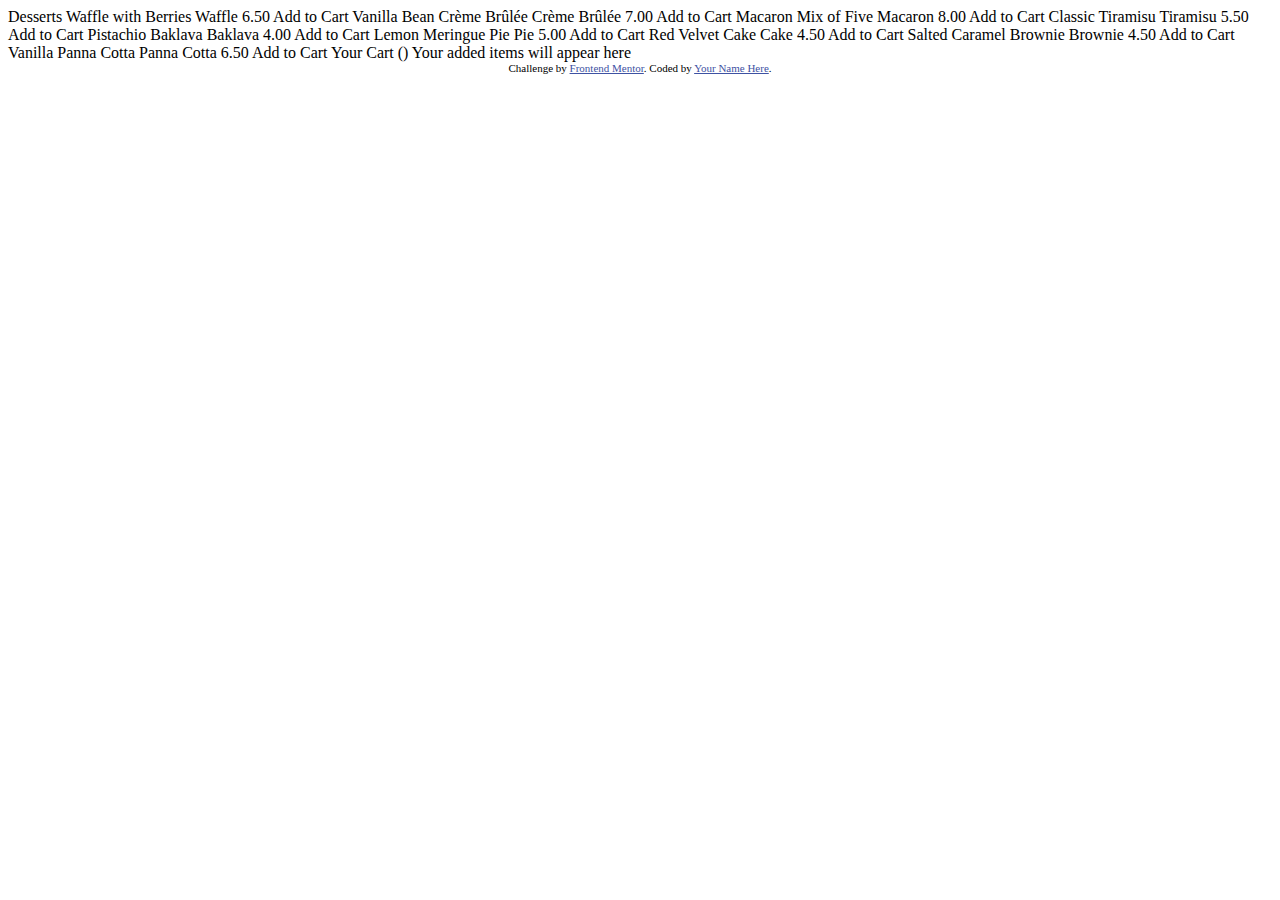
<file: index.html>
<!DOCTYPE html>
<html lang="en">
<head>
  <meta charset="UTF-8">
  <meta name="viewport" content="width=device-width, initial-scale=1.0"> <!-- displays site properly based on user's device -->

  <link rel="icon" type="image/png" sizes="32x32" href="./assets/images/favicon-32x32.png">
  
  <title>Frontend Mentor | Product list with cart</title>

  <!-- Feel free to remove these styles or customise in your own stylesheet 👍 -->
  <style>
    .attribution { font-size: 11px; text-align: center; }
    .attribution a { color: hsl(228, 45%, 44%); }
  </style>
</head>
<body>

  Desserts

  Waffle with Berries
  Waffle
  6.50
  Add to Cart

  Vanilla Bean Crème Brûlée
  Crème Brûlée
  7.00
  Add to Cart

  Macaron Mix of Five
  Macaron
  8.00
  Add to Cart

  Classic Tiramisu
  Tiramisu
  5.50
  Add to Cart

  Pistachio Baklava
  Baklava
  4.00
  Add to Cart

  Lemon Meringue Pie
  Pie
  5.00
  Add to Cart

  Red Velvet Cake
  Cake
  4.50
  Add to Cart

  Salted Caramel Brownie
  Brownie
  4.50
  Add to Cart

  Vanilla Panna Cotta
  Panna Cotta
  6.50
  Add to Cart

  Your Cart (<!-- Quantity -->)
  Your added items will appear here

  <div class="attribution">
    Challenge by <a href="https://www.frontendmentor.io?ref=challenge">Frontend Mentor</a>. 
    Coded by <a href="#">Your Name Here</a>.
  </div>
</body>
</html>
</file>
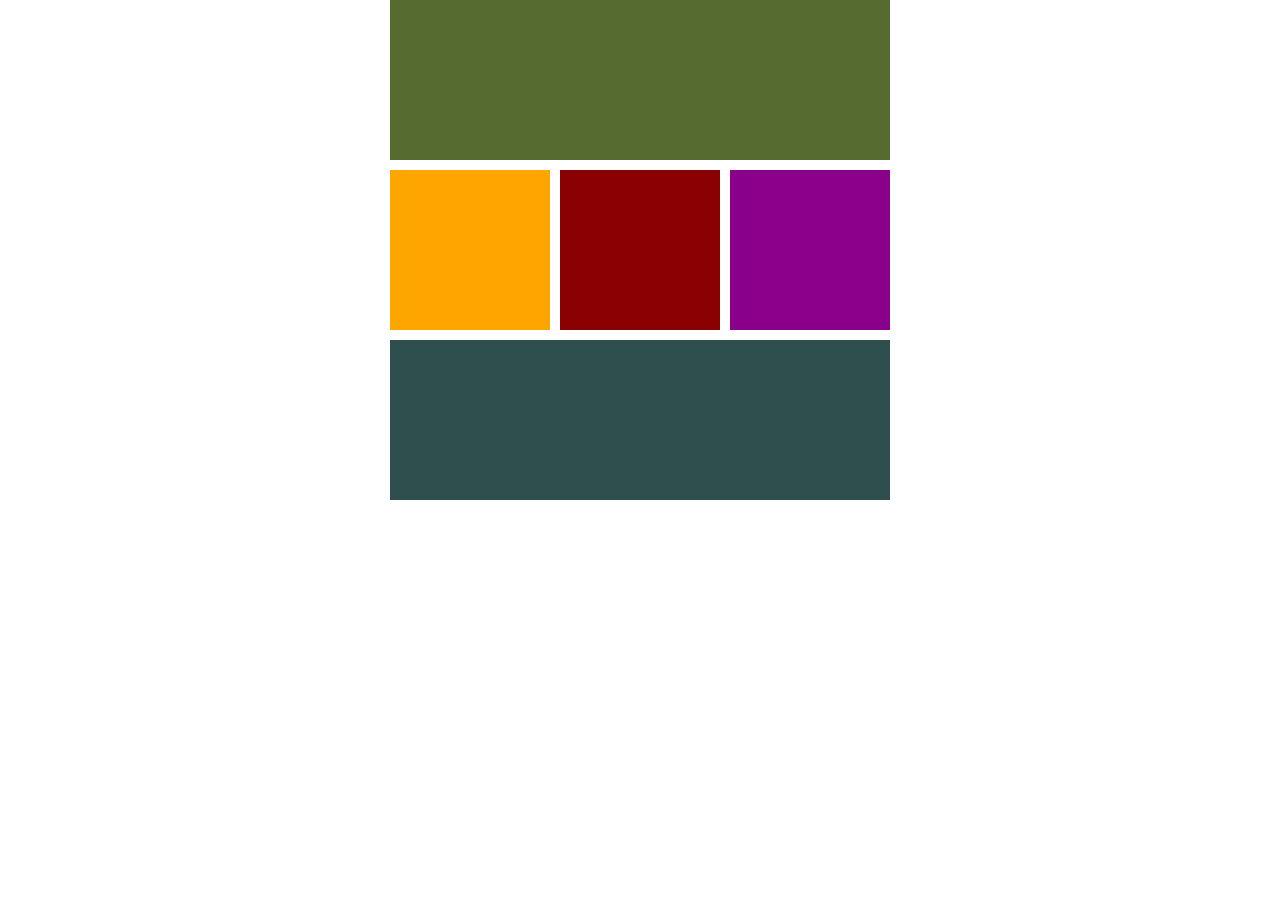
<file: grig.html>
<!DOCTYPE html>
<html lang="en">
<head>
    <meta charset="UTF-8">
    <meta name="viewport" content="width=device-width, initial-scale=1.0">
    <title>Document</title>
</head>
<style>
    *{
        margin: 0;
        padding: 0;
    }
    #parent{
        display: grid;
        gap: 10px;
        margin: auto;
        grid-template:
         "a1 a1 a1"
         "a2 a3 a4"
         "a5 a5 a5";
        width: 500px;
        height: 500px;

    }
     .box:nth-child(1){
        grid-area: a1;
        background-color: darkolivegreen;
    } 
    .box:nth-child(2){
        grid-area: a2;
        background-color: orange;
    }
    .box:nth-child(3){
        grid-area: a3 ;
        background-color: darkred;
    }
    .box:nth-child(4){
        grid-area: a4;
        background-color: darkmagenta;
    }
    .box:nth-child(5){
        grid-area: a5;
        background-color: darkslategray;
    }


</style>
<body>
    <div id="parent">
        <div class="box"></div>
        <div class="box"></div>
        <div class="box"></div>
        <div class="box"></div>
        <div class="box"></div>
    </div>
</body>
</html>
</file>
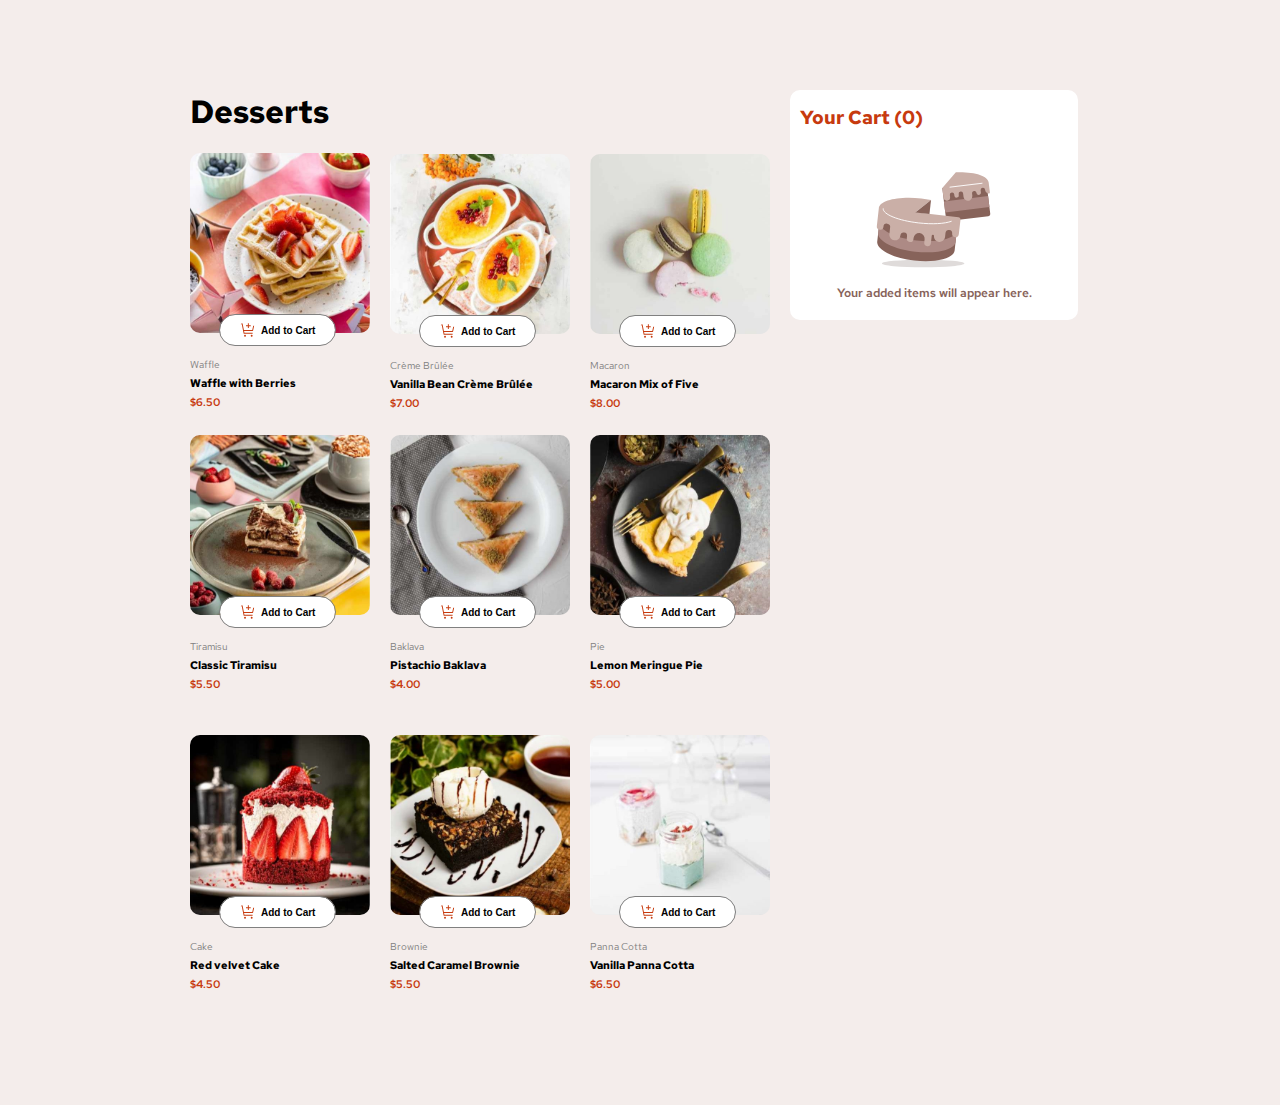
<file: main.html>
<!DOCTYPE html>
<html lang="en">
<head>
    <meta charset="UTF-8">
    <meta name="viewport" content="width=device-width, initial-scale=1.0">
    <title>Document</title>
    <style>
        @import url('https://fonts.googleapis.com/css2?family=Red+Hat+Text:ital,wght@0,300..700;1,300..700&display=swap');
        </style>
</head>
<style>
    body{
        background-color:  hsl(13, 31%, 94%);
    }
  *{
    margin: 0;
    padding: 0;

  }
    #parent{
        display: grid;

        grid-template-columns: 20% 20% 20% 32%
        ;
        grid-template-rows: 325px 280px 280px;

       
         
        margin: auto;
   
       gap: 20px;
        width: 900px;
    }
    #third-card{
    grid-column: span 2
}
   

    .box img{
        width: 180px;
        height: 180px;
        border-radius: 10px;
    }
    .btn{
        margin-top: -20px;
      text-align: center;
        margin-inline: 30px;
    }
    
    .btn img{
    width: 16px;
    height: 20px;
    margin-right: 5px;
    }
    .btn button{
        background-color:white !important ;
      border: none;
        display: flex;
        outline:1px solid grey ;
        border-radius: 20px;
        padding-inline: 20px;
        padding-block: 5px;
     justify-content: center;
     align-items: center;
        cursor: pointer;
        transform: translate(0%, -10%);
       
      
        
    }
    .btn-text{
        font-weight: 700;
        font-size: 10px;
    /* margin-block: 5px;
    margin-inline: 5px; */
    margin: 0;
    }
    .box #p2{
        font-size: 10px;
        color: grey ;
       margin-top: 10px;
    }
.box #title{
    font-size: 11px;
    margin-top: 5px;
    font-weight: 700;
}
    .box #price{
        color:  hsl(14, 86%, 42%);
        font-size: 11px;
        font-weight: 600;
        margin-top: 5px;
    }
    .container{
        margin: 90px;
        font-family: "Red Hat Text", sans-serif;
       
    }
    .desserts h1{
      
       margin-bottom: 20px;
        
    }
    #cart{
        height: 210px;
        border-radius: 10px;
        background-color: white;
      padding: 10px;
    }
    #cart img{
        display: block; /* Make the image block-level */
    margin-left: auto;
    margin-right: auto;
    width: 120px;
    }
    #cart h3{
        color:  hsl(14, 86%, 42%);
        /* font-size: 18px; */
        font-weight: 900;
        margin-top: 5px;
    }
    #cart p{
        color:  hsl(12, 20%, 44%);
        font-weight: 600;
        font-size: 12px;
        text-align: center;
        margin-top: -25px;
    }
    #cart pp{
        color:  hsl(20, 50%, 98%)
-  hsl(13, 31%, 94%)
- hsl(14, 25%, 72%)
 hsl(7, 20%, 60%)
-  hsl(12, 20%, 44%)
- hsl(14, 65%, 9%)
        hsl(12, 20%, 44%);
    }

</style>
<body>
    <div class="container">
        
        <div id="parent">
        
    <div class="box">
        <div class="desserts">
            <h1 style="font-weight: 900;">Desserts</h1>
        </div>
        <img src="./assets/images/image-waffle-desktop.jpg" alt="">
        <div class="btn">
           
            <button>
                <img src="assets/images/icon-add-to-cart.svg" alt="">
    
                <p class="btn-text">Add to Cart</p></button>
        </div>
        <p id="p2">Waffle</p>
        <h4 id="title">Waffle with Berries</h4>
        <h4 id="price">$6.50</h4>
    </div>
    <div class="box" style="margin-top: 64px;"> 
        <img src="./assets/images/image-creme-brulee-desktop.jpg" alt="">
        <div class="btn">
           
            <button>
                <img src="assets/images/icon-add-to-cart.svg" alt="">
    
                <p class="btn-text">Add to Cart</p></button>
        </div>
        <p id="p2">  Crème Brûlée</p>
        <h4 id="title">  Vanilla Bean Crème Brûlée</h4>
        <h4 id="price">$7.00</h4>
    </div>
    <div class="box" style="margin-top: 64px;">
        <img src="./assets/images/image-macaron-desktop.jpg" alt="">
        <div class="btn">
           
            <button>
                <img src="assets/images/icon-add-to-cart.svg" alt="">
    
                <p class="btn-text">Add to Cart</p></button>
        </div>
        <p id="p2"> Macaron</p>
        <h4 id="title"> Macaron Mix of Five</h4>
        <h4 id="price">$8.00</h4>
    </div>
    <div class="box" id="cart" >
        <h3>Your Cart (0)</h3>
        <img src="./assets/images/illustration-empty-cart.svg" alt="" >
        <p>Your added items will appear here.</p>
    </div>
    <div class="box">
        
        <img src="./assets/images/image-tiramisu-desktop.jpg" alt="">
        <div class="btn">
           
            <button>
                <img src="assets/images/icon-add-to-cart.svg" alt="">
    
                <p class="btn-text">Add to Cart</p></button>
        </div>
        <p id="p2">Tiramisu</p>
        <h4 id="title">Classic Tiramisu</h4>
        <h4 id="price">$5.50</h4>
    </div>
    <div class="box"> 
        <img src="./assets/images/image-baklava-desktop.jpg" alt="">
        <div class="btn">
           
            <button>
                <img src="assets/images/icon-add-to-cart.svg" alt="">
    
                <p class="btn-text">Add to Cart</p></button>
        </div>
        <p id="p2">  Baklava</p>
        <h4 id="title">  Pistachio Baklava</h4>
        <h4 id="price">$4.00</h4>
    </div>
    <div class="box"  id="third-card">
        <img src="./assets/images/image-meringue-desktop.jpg" alt="">
        <div class="btn">
           
            <button>
                <img src="assets/images/icon-add-to-cart.svg" alt="">
    
                <p class="btn-text">Add to Cart</p></button>
        </div>
        <p id="p2"> Pie</p>
        <h4 id="title"> Lemon Meringue Pie</h4>
        <h4 id="price">$5.00</h4>
    </div>
    <div class="box">
        
        <img src="./assets/images/image-cake-desktop.jpg" alt="">
        <div class="btn">
           
            <button>
                <img src="assets/images/icon-add-to-cart.svg" alt="">
    
                <p class="btn-text">Add to Cart</p></button>
        </div>
        <p id="p2">Cake</p>
        <h4 id="title">Red velvet Cake</h4>
        <h4 id="price">$4.50</h4>
    </div>
    <div class="box" > 
        <img src="./assets/images/image-brownie-desktop.jpg" alt="">
        <div class="btn">
           
            <button>
                <img src="assets/images/icon-add-to-cart.svg" alt="">
    
                <p class="btn-text">Add to Cart</p></button>
        </div>
        <p id="p2">  Brownie</p>
        <h4 id="title">  Salted Caramel Brownie</h4>
        <h4 id="price">$5.50</h4>
    </div>
    <div class="box" >
        <img src="./assets/images/image-panna-cotta-desktop.jpg" alt="">
        <div class="btn">
           
            <button>
                <img src="assets/images/icon-add-to-cart.svg" alt="">
    
                <p class="btn-text">Add to Cart</p></button>
        </div>
        <p id="p2"> Panna Cotta</p>
        <h4 id="title"> Vanilla Panna Cotta</h4>
        <h4 id="price">$6.50</h4>
    </div>
        </div>
    </div>
   
</body>
</html>
</file>
